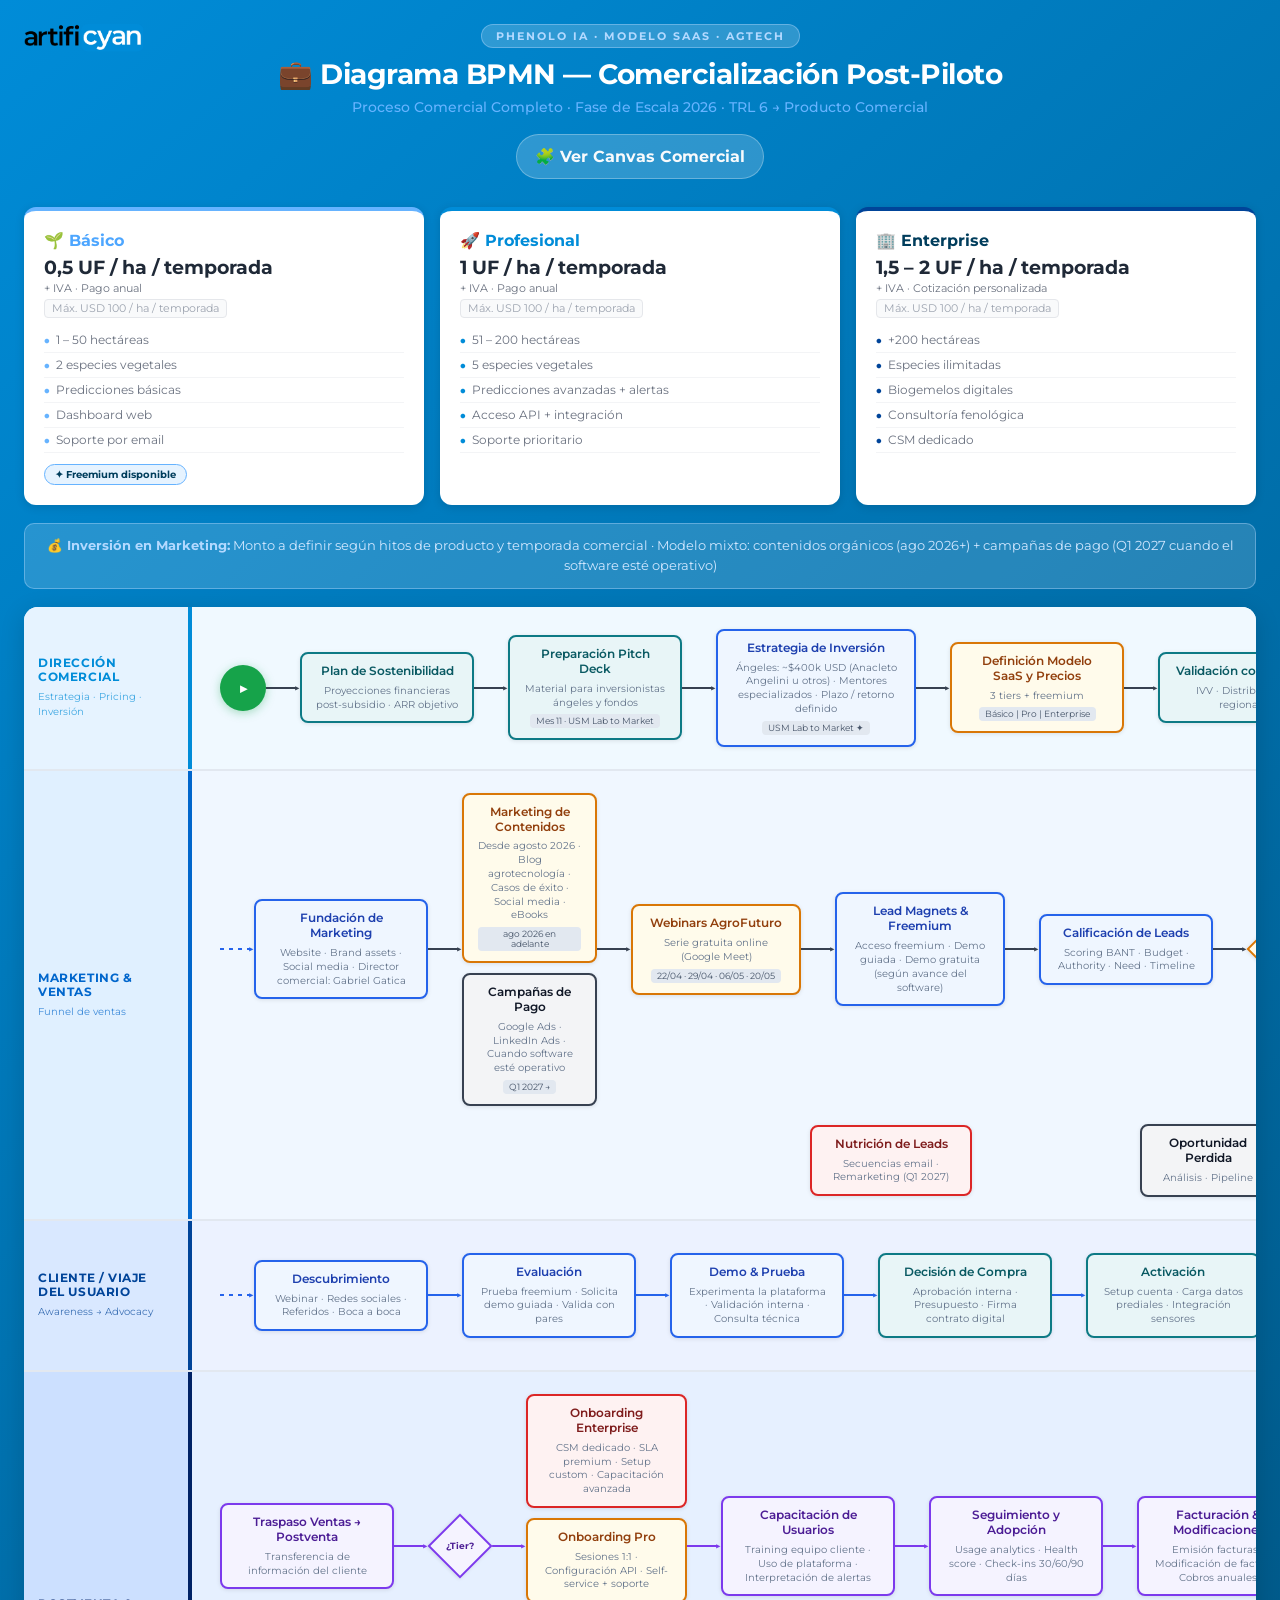
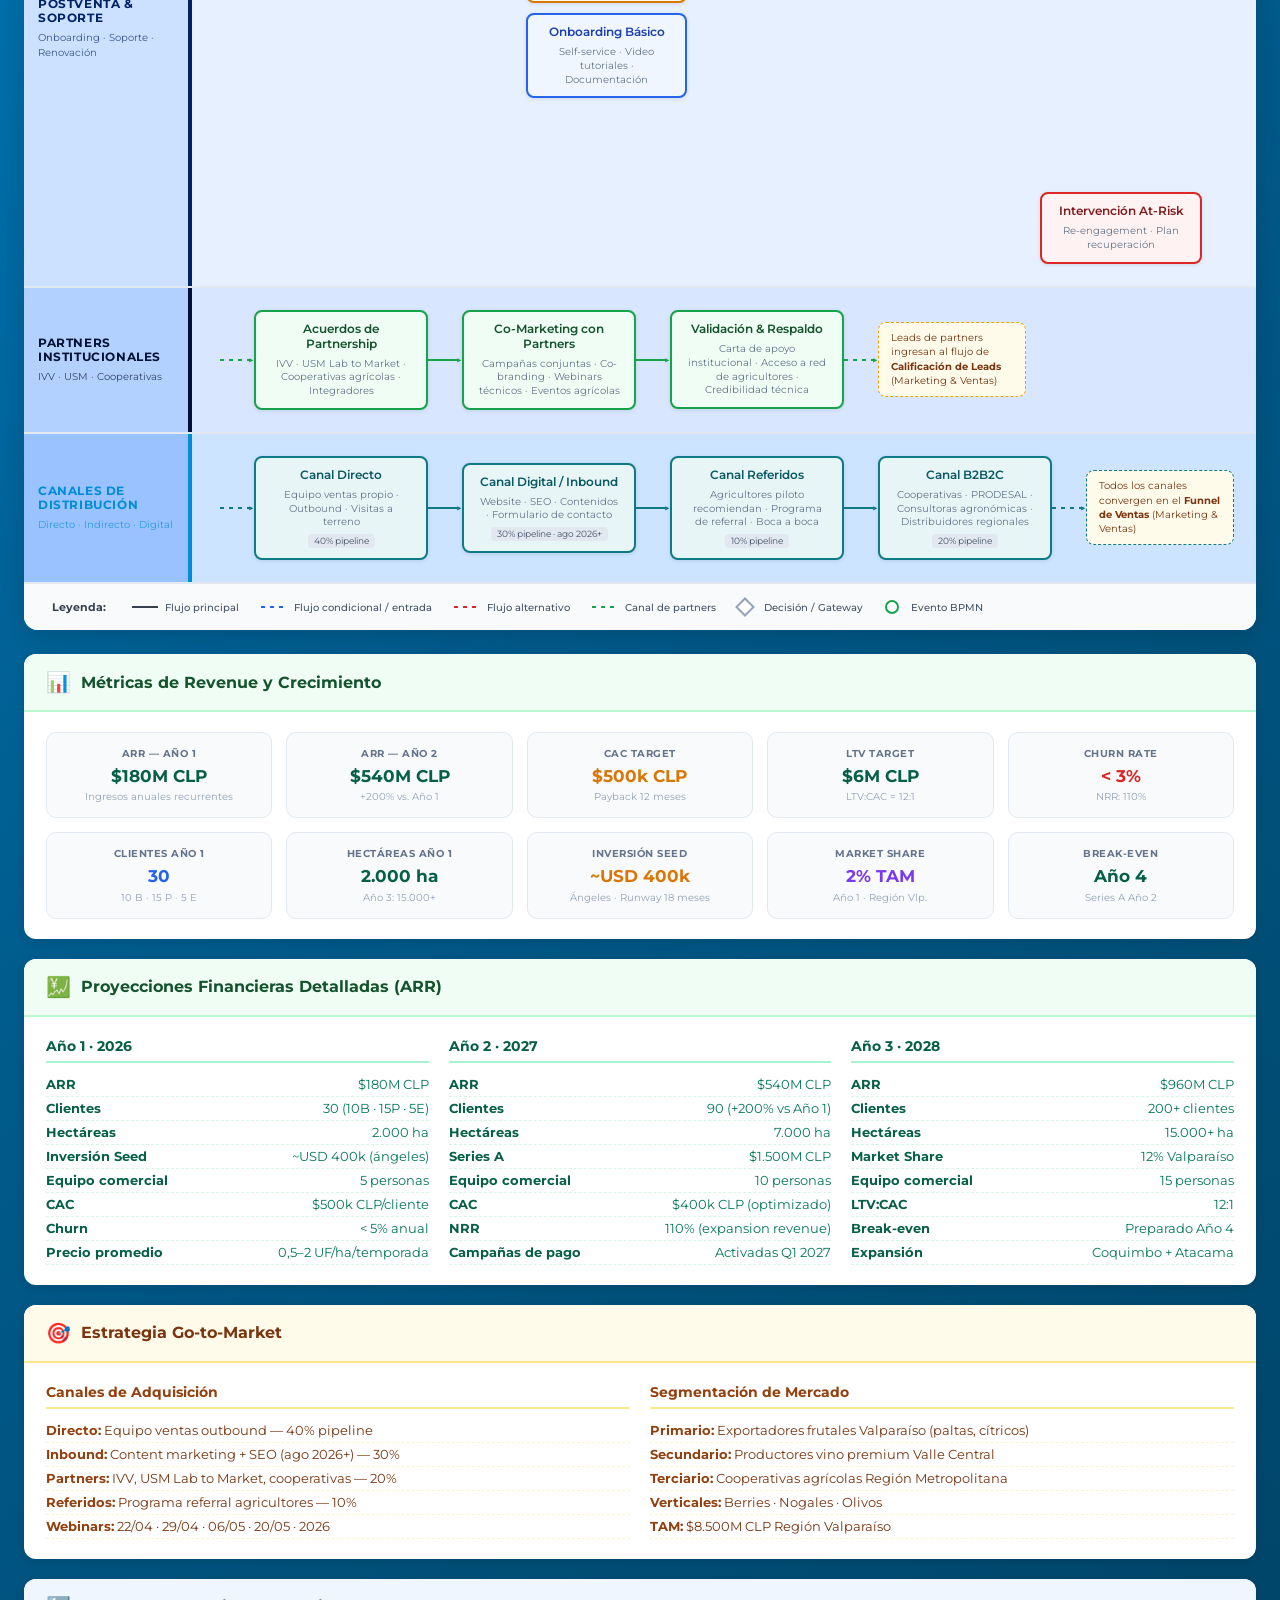
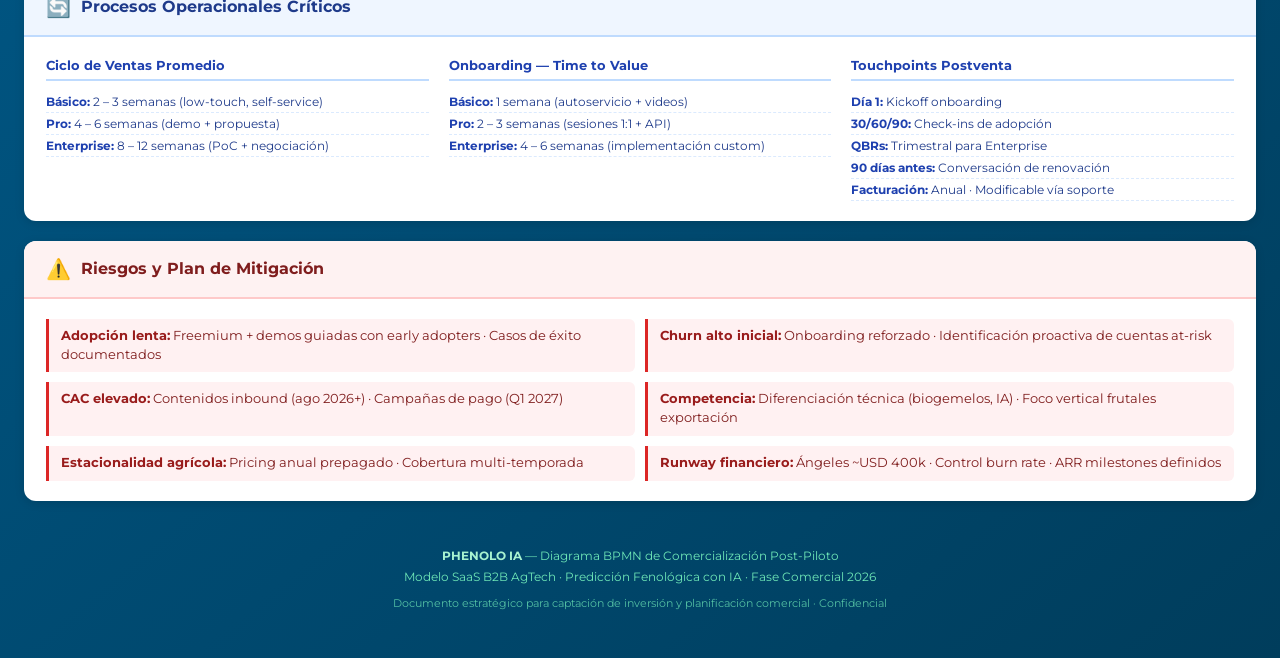
<file: index.html>
<!DOCTYPE html>
<html lang="es">
<head>
  <meta charset="UTF-8">
  <meta name="viewport" content="width=device-width, initial-scale=1.0">
  <title>PHENOLO IA — Diagrama Comercial SaaS</title>
  <link href="https://fonts.googleapis.com/css2?family=Montserrat:wght@400;500;600;700&display=swap" rel="stylesheet">
  <link rel="stylesheet" href="index.css">
</head>
<body>

<header class="page-header">
  <img src="src/image/Artificyan-Logo-bloque-cyan-negro.png" alt="Logo Empresa" class="logo">
  <div class="brand-tag">Phenolo IA · Modelo SaaS · AgTech</div>
  <h1>💼 Diagrama BPMN — Comercialización Post-Piloto</h1>
  <p class="subtitle">Proceso Comercial Completo · Fase de Escala 2026 · TRL 6 → Producto Comercial</p>
  <div class="page-actions">
    <a class="button" href="canvas.html">🧩 Ver Canvas Comercial</a>
  </div>
</header>

<!-- ============================================================
     TARJETAS DE PRECIO
     ============================================================ -->
<section class="pricing-section">
  <div class="tier-card basic">
    <h3>🌱 Básico</h3>
    <div class="price">0,5 UF / ha / temporada</div>
    <div class="price-sub">+ IVA · Pago anual</div>
    <div class="price-usd">Máx. USD 100 / ha / temporada</div>
    <ul>
      <li>1 – 50 hectáreas</li>
      <li>2 especies vegetales</li>
      <li>Predicciones básicas</li>
      <li>Dashboard web</li>
      <li>Soporte por email</li>
    </ul>
    <div class="freemium-badge">✦ Freemium disponible</div>
  </div>
  <div class="tier-card pro">
    <h3>🚀 Profesional</h3>
    <div class="price">1 UF / ha / temporada</div>
    <div class="price-sub">+ IVA · Pago anual</div>
    <div class="price-usd">Máx. USD 100 / ha / temporada</div>
    <ul>
      <li>51 – 200 hectáreas</li>
      <li>5 especies vegetales</li>
      <li>Predicciones avanzadas + alertas</li>
      <li>Acceso API + integración</li>
      <li>Soporte prioritario</li>
    </ul>
  </div>
  <div class="tier-card ent">
    <h3>🏢 Enterprise</h3>
    <div class="price">1,5 – 2 UF / ha / temporada</div>
    <div class="price-sub">+ IVA · Cotización personalizada</div>
    <div class="price-usd">Máx. USD 100 / ha / temporada</div>
    <ul>
      <li>+200 hectáreas</li>
      <li>Especies ilimitadas</li>
      <li>Biogemelos digitales</li>
      <li>Consultoría fenológica</li>
      <li>CSM dedicado</li>
    </ul>
  </div>
</section>

<!-- Nota inversión marketing -->
<div class="marketing-invest-banner">
  <span>💰 Inversión en Marketing:</span> Monto a definir según hitos de producto y temporada comercial · Modelo mixto: contenidos orgánicos (ago 2026+) + campañas de pago (Q1 2027 cuando el software esté operativo)
</div>

<!-- ============================================================
     DIAGRAMA DE CARRILES
     ============================================================ -->
<div class="main-card">
<div class="diagram-scroll">
<div class="diagram">

  <!-- ══════════════════════════════════════════════════════════
       CARRIL 1: DIRECCIÓN COMERCIAL
       ══════════════════════════════════════════════════════════ -->
  <div class="lane lane-dir">
    <div class="lane-label">
      <span class="lane-title">Dirección Comercial</span>
      <span class="lane-sub">Estrategia · Pricing · Inversión</span>
    </div>
    <div class="lane-content">
      <div class="flow-row">
        <div class="ev-start">▶</div>
        <div class="arr c-dark"><div class="line"></div><div class="head">▶</div></div>

        <div class="node node-teal">
          <div class="node-title">Plan de Sostenibilidad</div>
          <div class="node-detail">Proyecciones financieras post-subsidio · ARR objetivo</div>
        </div>
        <div class="arr c-dark"><div class="line"></div><div class="head">▶</div></div>

        <div class="node node-teal">
          <div class="node-title">Preparación Pitch Deck</div>
          <div class="node-detail">Material para inversionistas ángeles y fondos</div>
          <span class="node-tag">Mes 11 · USM Lab to Market</span>
        </div>
        <div class="arr c-dark"><div class="line"></div><div class="head">▶</div></div>

        <div class="node node-blue" style="max-width:200px;">
          <div class="node-title">Estrategia de Inversión</div>
          <div class="node-detail">Ángeles: ~$400k USD (Anacleto Angelini u otros) · Mentores especializados · Plazo / retorno definido</div>
          <span class="node-tag">USM Lab to Market ✦</span>
        </div>
        <div class="arr c-dark"><div class="line"></div><div class="head">▶</div></div>

        <div class="node node-orange">
          <div class="node-title">Definición Modelo SaaS y Precios</div>
          <div class="node-detail">3 tiers + freemium</div>
          <span class="node-tag">Básico | Pro | Enterprise</span>
        </div>
        <div class="arr c-dark"><div class="line"></div><div class="head">▶</div></div>

        <div class="node node-teal">
          <div class="node-title">Validación con Canales</div>
          <div class="node-detail">IVV · Distribuidores regionales</div>
        </div>
        <div class="arr c-dark"><div class="line"></div><div class="head">▶</div></div>

        <div class="node node-green">
          <div class="node-title">Lanzamiento Comercial</div>
          <div class="node-detail">Go-to-market oficial</div>
        </div>
      </div>
    </div>
  </div>

  <!-- ══════════════════════════════════════════════════════════
       CARRIL 2: MARKETING & VENTAS
       ══════════════════════════════════════════════════════════ -->
  <div class="lane lane-mkt">
    <div class="lane-label">
      <span class="lane-title">Marketing & Ventas</span>
      <span class="lane-sub">Funnel de ventas</span>
    </div>
    <div class="lane-content">

      <!-- Fila 1: Fundación → Contenidos → Webinars → Freemium → Calificación → Demo → Propuesta → Negociación → Contrato -->
      <div class="flow-row">
        <div class="arr dashed c-blue"><div class="line"></div><div class="head">▶</div></div>

        <div class="node node-blue">
          <div class="node-title">Fundación de Marketing</div>
          <div class="node-detail">Website · Brand assets · Social media · Director comercial: Gabriel Gatica</div>
        </div>
        <div class="arr c-dark"><div class="line"></div><div class="head">▶</div></div>

        <div class="branch-col">
          <div class="node node-orange" style="max-width:170px;">
            <div class="node-title">Marketing de Contenidos</div>
            <div class="node-detail">Desde agosto 2026 · Blog agrotecnología · Casos de éxito · Social media · eBooks</div>
            <span class="node-tag">ago 2026 en adelante</span>
          </div>
          <div class="node node-dark" style="max-width:170px;">
            <div class="node-title">Campañas de Pago</div>
            <div class="node-detail">Google Ads · LinkedIn Ads · Cuando software esté operativo</div>
            <span class="node-tag">Q1 2027 →</span>
          </div>
        </div>
        <div class="arr c-dark"><div class="line"></div><div class="head">▶</div></div>

        <div class="node node-orange" style="max-width:170px;">
          <div class="node-title">Webinars AgroFuturo</div>
          <div class="node-detail">Serie gratuita online (Google Meet)</div>
          <span class="node-tag">22/04 · 29/04 · 06/05 · 20/05</span>
        </div>
        <div class="arr c-dark"><div class="line"></div><div class="head">▶</div></div>

        <div class="node node-blue" style="max-width:170px;">
          <div class="node-title">Lead Magnets & Freemium</div>
          <div class="node-detail">Acceso freemium · Demo guiada · Demo gratuita (según avance del software)</div>
        </div>
        <div class="arr c-dark"><div class="line"></div><div class="head">▶</div></div>

        <div class="node node-blue">
          <div class="node-title">Calificación de Leads</div>
          <div class="node-detail">Scoring BANT · Budget · Authority · Need · Timeline</div>
        </div>
        <div class="arr c-dark"><div class="line"></div><div class="head">▶</div></div>

        <div class="diamond-wrap">
          <div class="diamond d-orange"><span>¿Califica?</span></div>
        </div>
        <div class="arr c-dark"><div class="line"></div><div class="head">▶</div></div>

        <div class="node node-blue">
          <div class="node-title">Demo Personalizada</div>
          <div class="node-detail">Propuesta de valor · Caso de uso cliente</div>
        </div>
        <div class="arr c-dark"><div class="line"></div><div class="head">▶</div></div>

        <div class="node node-teal">
          <div class="node-title">Propuesta Comercial</div>
          <div class="node-detail">Pricing según tier · Análisis ROI · UF/ha/temporada</div>
        </div>
        <div class="arr c-dark"><div class="line"></div><div class="head">▶</div></div>

        <div class="diamond-wrap">
          <div class="diamond d-blue"><span>¿Avanza?</span></div>
        </div>
        <div class="arr c-dark"><div class="line"></div><div class="head">▶</div></div>

        <div class="node node-teal">
          <div class="node-title">Negociación Comercial</div>
          <div class="node-detail">Términos · SLA · Condiciones · Plan de pago anual</div>
        </div>
        <div class="arr c-dark"><div class="line"></div><div class="head">▶</div></div>

        <div class="node node-green" style="max-width:180px;">
          <div class="node-title">Contrato Digital Firmado</div>
          <div class="node-detail">SaaS Agreement digital · Facturación electrónica · Botón de pago activado</div>
          <span class="node-tag" style="background:#d1fae5;color:#065f46;">💰 Nuevo Cliente</span>
        </div>
        <div class="arr c-green"><div class="line"></div><div class="head">▶</div></div>
        <div class="ev-end">✓</div>
      </div>

      <!-- Fila secundaria: Nurturing + Opp Lost -->
      <div class="flow-row" style="padding-left: 590px; gap: 10px;">
        <div class="node node-red" style="max-width:162px;">
          <div class="node-title">Nutrición de Leads</div>
          <div class="node-detail">Secuencias email · Remarketing (Q1 2027)</div>
        </div>
        <div class="sp" style="width:148px;"></div>
        <div class="node node-dark" style="max-width:136px;">
          <div class="node-title">Oportunidad Perdida</div>
          <div class="node-detail">Análisis · Pipeline</div>
        </div>
      </div>

    </div>
  </div>

  <!-- ══════════════════════════════════════════════════════════
       CARRIL 3: CLIENTE / VIAJE DEL USUARIO
       ══════════════════════════════════════════════════════════ -->
  <div class="lane lane-cli">
    <div class="lane-label">
      <span class="lane-title">Cliente / Viaje del Usuario</span>
      <span class="lane-sub">Awareness → Advocacy</span>
    </div>
    <div class="lane-content">
      <div class="flow-row">
        <div class="arr dashed c-blue"><div class="line"></div><div class="head">▶</div></div>

        <div class="node node-blue">
          <div class="node-title">Descubrimiento</div>
          <div class="node-detail">Webinar · Redes sociales · Referidos · Boca a boca</div>
        </div>
        <div class="arr c-blue"><div class="line"></div><div class="head">▶</div></div>

        <div class="node node-blue">
          <div class="node-title">Evaluación</div>
          <div class="node-detail">Prueba freemium · Solicita demo guiada · Valida con pares</div>
        </div>
        <div class="arr c-blue"><div class="line"></div><div class="head">▶</div></div>

        <div class="node node-blue">
          <div class="node-title">Demo & Prueba</div>
          <div class="node-detail">Experimenta la plataforma · Validación interna · Consulta técnica</div>
        </div>
        <div class="arr c-blue"><div class="line"></div><div class="head">▶</div></div>

        <div class="node node-teal">
          <div class="node-title">Decisión de Compra</div>
          <div class="node-detail">Aprobación interna · Presupuesto · Firma contrato digital</div>
        </div>
        <div class="arr c-blue"><div class="line"></div><div class="head">▶</div></div>

        <div class="node node-teal">
          <div class="node-title">Activación</div>
          <div class="node-detail">Setup cuenta · Carga datos prediales · Integración sensores</div>
        </div>
        <div class="arr c-blue"><div class="line"></div><div class="head">▶</div></div>

        <div class="node node-green">
          <div class="node-title">Primera Predicción Exitosa</div>
          <div class="node-detail">⏱ Time to Value alcanzado · Alerta de riego accionable</div>
          <span class="node-tag" style="background:#d1fae5;color:#065f46;">▲ Hito clave</span>
        </div>
        <div class="arr c-blue"><div class="line"></div><div class="head">▶</div></div>

        <div class="node node-green">
          <div class="node-title">Adopción Plena</div>
          <div class="node-detail">Uso regular · NPS ≥ 70 · Recomienda a otros agricultores</div>
          <span class="node-tag" style="background:#d1fae5;color:#065f46;">🌟 Promotor</span>
        </div>
      </div>
    </div>
  </div>

  <!-- ══════════════════════════════════════════════════════════
       CARRIL 4: POSTVENTA & SOPORTE
       ══════════════════════════════════════════════════════════ -->
  <div class="lane lane-cs">
    <div class="lane-label">
      <span class="lane-title">Postventa & Soporte</span>
      <span class="lane-sub">Onboarding · Soporte · Renovación</span>
    </div>
    <div class="lane-content">

      <div class="flow-row">
        <div class="node node-purple">
          <div class="node-title">Traspaso Ventas → Postventa</div>
          <div class="node-detail">Transferencia de información del cliente</div>
        </div>
        <div class="arr c-purple"><div class="line"></div><div class="head">▶</div></div>

        <div class="diamond-wrap">
          <div class="diamond d-purple"><span>¿Tier?</span></div>
        </div>
        <div class="arr c-purple"><div class="line"></div><div class="head">▶</div></div>

        <div class="branch-col">
          <div class="node node-red" style="max-width:162px;">
            <div class="node-title">Onboarding Enterprise</div>
            <div class="node-detail">CSM dedicado · SLA premium · Setup custom · Capacitación avanzada</div>
          </div>
          <div class="node node-orange" style="max-width:162px;">
            <div class="node-title">Onboarding Pro</div>
            <div class="node-detail">Sesiones 1:1 · Configuración API · Self-service + soporte</div>
          </div>
          <div class="node node-blue" style="max-width:162px;">
            <div class="node-title">Onboarding Básico</div>
            <div class="node-detail">Self-service · Video tutoriales · Documentación</div>
          </div>
        </div>
        <div class="arr c-purple"><div class="line"></div><div class="head">▶</div></div>

        <div class="node node-purple">
          <div class="node-title">Capacitación de Usuarios</div>
          <div class="node-detail">Training equipo cliente · Uso de plataforma · Interpretación de alertas</div>
        </div>
        <div class="arr c-purple"><div class="line"></div><div class="head">▶</div></div>

        <div class="node node-purple">
          <div class="node-title">Seguimiento y Adopción</div>
          <div class="node-detail">Usage analytics · Health score · Check-ins 30/60/90 días</div>
        </div>
        <div class="arr c-purple"><div class="line"></div><div class="head">▶</div></div>

        <div class="node node-purple" style="max-width:162px;">
          <div class="node-title">Facturación & Modificaciones</div>
          <div class="node-detail">Emisión facturas · Modificación de factura · Cobros anuales</div>
        </div>
        <div class="arr c-purple"><div class="line"></div><div class="head">▶</div></div>

        <div class="diamond-wrap">
          <div class="diamond d-purple"><span>¿Health Score?</span></div>
        </div>
        <div class="arr c-purple"><div class="line"></div><div class="head">▶</div></div>

        <div class="node node-red">
          <div class="node-title">Oportunidad de Upsell</div>
          <div class="node-detail">Expansión · Add-ons · Upgrade de tier</div>
        </div>
        <div class="arr c-purple"><div class="line"></div><div class="head">▶</div></div>

        <div class="node node-purple">
          <div class="node-title">Proceso de Renovación</div>
          <div class="node-detail">Revisión contrato · Propuesta renewal (90 días antes)</div>
        </div>
        <div class="arr c-purple"><div class="line"></div><div class="head">▶</div></div>

        <div class="diamond-wrap">
          <div class="diamond d-purple"><span>¿Renueva?</span></div>
        </div>
        <div class="arr c-purple"><div class="line"></div><div class="head">▶</div></div>

        <div class="node node-success">
          <div class="node-title">Renovación Exitosa</div>
          <div class="node-detail">💰 ARR Retenido</div>
        </div>
      </div>

      <!-- Ruta Churn -->
      <div class="flow-row" style="padding-left:1490px; gap:10px;">
        <div class="node node-churn" style="max-width:136px;">
          <div class="node-title">Churn / Baja</div>
          <div class="node-detail">Exit interview</div>
        </div>
      </div>

      <!-- At-Risk -->
      <div class="flow-row" style="padding-left:820px; gap:10px;">
        <div class="node node-red" style="max-width:162px;">
          <div class="node-title">Intervención At-Risk</div>
          <div class="node-detail">Re-engagement · Plan recuperación</div>
        </div>
      </div>

    </div>
  </div>

  <!-- ══════════════════════════════════════════════════════════
       CARRIL 5A: PARTNERS
       ══════════════════════════════════════════════════════════ -->
  <div class="lane lane-par">
    <div class="lane-label">
      <span class="lane-title">Partners Institucionales</span>
      <span class="lane-sub">IVV · USM · Cooperativas</span>
    </div>
    <div class="lane-content">
      <div class="flow-row">
        <div class="arr dashed c-green"><div class="line"></div><div class="head">▶</div></div>

        <div class="node node-green">
          <div class="node-title">Acuerdos de Partnership</div>
          <div class="node-detail">IVV · USM Lab to Market · Cooperativas agrícolas · Integradores</div>
        </div>
        <div class="arr c-green"><div class="line"></div><div class="head">▶</div></div>

        <div class="node node-green">
          <div class="node-title">Co-Marketing con Partners</div>
          <div class="node-detail">Campañas conjuntas · Co-branding · Webinars técnicos · Eventos agrícolas</div>
        </div>
        <div class="arr c-green"><div class="line"></div><div class="head">▶</div></div>

        <div class="node node-green">
          <div class="node-title">Validación & Respaldo</div>
          <div class="node-detail">Carta de apoyo institucional · Acceso a red de agricultores · Credibilidad técnica</div>
        </div>
        <div class="arr dashed c-green"><div class="line"></div><div class="head">▶</div></div>

        <div class="note-bubble">
          Leads de partners ingresan al flujo de <strong>Calificación de Leads</strong> (Marketing & Ventas)
        </div>
      </div>
    </div>
  </div>

  <!-- ══════════════════════════════════════════════════════════
       CARRIL 5B: CANALES DE DISTRIBUCIÓN
       ══════════════════════════════════════════════════════════ -->
  <div class="lane lane-canal">
    <div class="lane-label">
      <span class="lane-title">Canales de Distribución</span>
      <span class="lane-sub">Directo · Indirecto · Digital</span>
    </div>
    <div class="lane-content">
      <div class="flow-row">
        <div class="arr dashed c-teal"><div class="line"></div><div class="head">▶</div></div>

        <div class="node node-teal">
          <div class="node-title">Canal Directo</div>
          <div class="node-detail">Equipo ventas propio · Outbound · Visitas a terreno</div>
          <span class="node-tag">40% pipeline</span>
        </div>
        <div class="arr c-teal"><div class="line"></div><div class="head">▶</div></div>

        <div class="node node-teal">
          <div class="node-title">Canal Digital / Inbound</div>
          <div class="node-detail">Website · SEO · Contenidos · Formulario de contacto</div>
          <span class="node-tag">30% pipeline · ago 2026+</span>
        </div>
        <div class="arr c-teal"><div class="line"></div><div class="head">▶</div></div>

        <div class="node node-teal">
          <div class="node-title">Canal Referidos</div>
          <div class="node-detail">Agricultores piloto recomiendan · Programa de referral · Boca a boca</div>
          <span class="node-tag">10% pipeline</span>
        </div>
        <div class="arr c-teal"><div class="line"></div><div class="head">▶</div></div>

        <div class="node node-teal">
          <div class="node-title">Canal B2B2C</div>
          <div class="node-detail">Cooperativas · PRODESAL · Consultoras agronómicas · Distribuidores regionales</div>
          <span class="node-tag">20% pipeline</span>
        </div>
        <div class="arr dashed c-teal"><div class="line"></div><div class="head">▶</div></div>

        <div class="note-bubble" style="border-color:#0d7a85;">
          Todos los canales convergen en el <strong>Funnel de Ventas</strong> (Marketing & Ventas)
        </div>
      </div>
    </div>
  </div>

</div><!-- .diagram -->
</div><!-- .diagram-scroll -->

<!-- LEYENDA -->
<div class="diagram-legend">
  <span class="legend-title">Leyenda:</span>
  <div class="leg-item"><div class="leg-line leg-solid"></div> Flujo principal</div>
  <div class="leg-item"><div class="leg-line leg-b-dash"></div> Flujo condicional / entrada</div>
  <div class="leg-item"><div class="leg-line leg-r-dash"></div> Flujo alternativo</div>
  <div class="leg-item"><div class="leg-line leg-g-dash"></div> Canal de partners</div>
  <div class="leg-item"><div class="leg-diamond"></div><span style="margin-left:5px">Decisión / Gateway</span></div>
  <div class="leg-item"><div class="leg-circle"></div><span style="margin-left:5px">Evento BPMN</span></div>
</div>

</div><!-- .main-card -->


<!-- ============================================================
     MÉTRICAS KPI (solo ARR)
     ============================================================ -->
<div class="info-panel panel-metrics" style="margin-bottom:20px;">
  <div class="info-panel-header">
    <span style="font-size:20px">📊</span>
    <h2>Métricas de Revenue y Crecimiento</h2>
  </div>
  <div class="info-panel-body">
    <div class="metrics-grid">
      <div class="metric-card">
        <div class="metric-label">ARR — Año 1</div>
        <div class="metric-val">$180M CLP</div>
        <div class="metric-sub">Ingresos anuales recurrentes</div>
      </div>
      <div class="metric-card">
        <div class="metric-label">ARR — Año 2</div>
        <div class="metric-val">$540M CLP</div>
        <div class="metric-sub">+200% vs. Año 1</div>
      </div>
      <div class="metric-card m-warn">
        <div class="metric-label">CAC Target</div>
        <div class="metric-val">$500k CLP</div>
        <div class="metric-sub">Payback 12 meses</div>
      </div>
      <div class="metric-card">
        <div class="metric-label">LTV Target</div>
        <div class="metric-val">$6M CLP</div>
        <div class="metric-sub">LTV:CAC = 12:1</div>
      </div>
      <div class="metric-card m-danger">
        <div class="metric-label">Churn Rate</div>
        <div class="metric-val">&lt; 3%</div>
        <div class="metric-sub">NRR: 110%</div>
      </div>
      <div class="metric-card m-info">
        <div class="metric-label">Clientes Año 1</div>
        <div class="metric-val">30</div>
        <div class="metric-sub">10 B · 15 P · 5 E</div>
      </div>
      <div class="metric-card">
        <div class="metric-label">Hectáreas Año 1</div>
        <div class="metric-val">2.000 ha</div>
        <div class="metric-sub">Año 3: 15.000+</div>
      </div>
      <div class="metric-card m-warn">
        <div class="metric-label">Inversión Seed</div>
        <div class="metric-val">~USD 400k</div>
        <div class="metric-sub">Ángeles · Runway 18 meses</div>
      </div>
      <div class="metric-card m-purple">
        <div class="metric-label">Market Share</div>
        <div class="metric-val">2% TAM</div>
        <div class="metric-sub">Año 1 · Región Vlp.</div>
      </div>
      <div class="metric-card">
        <div class="metric-label">Break-Even</div>
        <div class="metric-val">Año 4</div>
        <div class="metric-sub">Series A Año 2</div>
      </div>
    </div>
  </div>
</div>

<!-- ============================================================
     PROYECCIONES FINANCIERAS
     ============================================================ -->
<div class="info-sections">

  <div class="info-panel panel-finance">
    <div class="info-panel-header">
      <span style="font-size:20px">💹</span>
      <h2>Proyecciones Financieras Detalladas (ARR)</h2>
    </div>
    <div class="info-panel-body">
      <div class="fin-grid">
        <div class="fin-col">
          <h3>Año 1 · 2026</h3>
          <ul>
            <li><strong>ARR</strong><span>$180M CLP</span></li>
            <li><strong>Clientes</strong><span>30 (10B · 15P · 5E)</span></li>
            <li><strong>Hectáreas</strong><span>2.000 ha</span></li>
            <li><strong>Inversión Seed</strong><span>~USD 400k (ángeles)</span></li>
            <li><strong>Equipo comercial</strong><span>5 personas</span></li>
            <li><strong>CAC</strong><span>$500k CLP/cliente</span></li>
            <li><strong>Churn</strong><span>&lt; 5% anual</span></li>
            <li><strong>Precio promedio</strong><span>0,5–2 UF/ha/temporada</span></li>
          </ul>
        </div>
        <div class="fin-col">
          <h3>Año 2 · 2027</h3>
          <ul>
            <li><strong>ARR</strong><span>$540M CLP</span></li>
            <li><strong>Clientes</strong><span>90 (+200% vs Año 1)</span></li>
            <li><strong>Hectáreas</strong><span>7.000 ha</span></li>
            <li><strong>Series A</strong><span>$1.500M CLP</span></li>
            <li><strong>Equipo comercial</strong><span>10 personas</span></li>
            <li><strong>CAC</strong><span>$400k CLP (optimizado)</span></li>
            <li><strong>NRR</strong><span>110% (expansion revenue)</span></li>
            <li><strong>Campañas de pago</strong><span>Activadas Q1 2027</span></li>
          </ul>
        </div>
        <div class="fin-col">
          <h3>Año 3 · 2028</h3>
          <ul>
            <li><strong>ARR</strong><span>$960M CLP</span></li>
            <li><strong>Clientes</strong><span>200+ clientes</span></li>
            <li><strong>Hectáreas</strong><span>15.000+ ha</span></li>
            <li><strong>Market Share</strong><span>12% Valparaíso</span></li>
            <li><strong>Equipo comercial</strong><span>15 personas</span></li>
            <li><strong>LTV:CAC</strong><span>12:1</span></li>
            <li><strong>Break-even</strong><span>Preparado Año 4</span></li>
            <li><strong>Expansión</strong><span>Coquimbo + Atacama</span></li>
          </ul>
        </div>
      </div>
    </div>
  </div>

  <!-- GTM -->
  <div class="info-panel panel-gtm">
    <div class="info-panel-header">
      <span style="font-size:20px">🎯</span>
      <h2>Estrategia Go-to-Market</h2>
    </div>
    <div class="info-panel-body">
      <div class="gtm-grid">
        <div class="gtm-col">
          <h3>Canales de Adquisición</h3>
          <ul>
            <li><strong>Directo:</strong> Equipo ventas outbound — 40% pipeline</li>
            <li><strong>Inbound:</strong> Content marketing + SEO (ago 2026+) — 30%</li>
            <li><strong>Partners:</strong> IVV, USM Lab to Market, cooperativas — 20%</li>
            <li><strong>Referidos:</strong> Programa referral agricultores — 10%</li>
            <li><strong>Webinars:</strong> 22/04 · 29/04 · 06/05 · 20/05 · 2026</li>
          </ul>
        </div>
        <div class="gtm-col">
          <h3>Segmentación de Mercado</h3>
          <ul>
            <li><strong>Primario:</strong> Exportadores frutales Valparaíso (paltas, cítricos)</li>
            <li><strong>Secundario:</strong> Productores vino premium Valle Central</li>
            <li><strong>Terciario:</strong> Cooperativas agrícolas Región Metropolitana</li>
            <li><strong>Verticales:</strong> Berries · Nogales · Olivos</li>
            <li><strong>TAM:</strong> $8.500M CLP Región Valparaíso</li>
          </ul>
        </div>
      </div>
    </div>
  </div>

  <!-- OPS -->
  <div class="info-panel panel-ops">
    <div class="info-panel-header">
      <span style="font-size:20px">🔄</span>
      <h2>Procesos Operacionales Críticos</h2>
    </div>
    <div class="info-panel-body">
      <div class="ops-grid">
        <div class="ops-col">
          <h3>Ciclo de Ventas Promedio</h3>
          <ul>
            <li><strong>Básico:</strong> 2 – 3 semanas (low-touch, self-service)</li>
            <li><strong>Pro:</strong> 4 – 6 semanas (demo + propuesta)</li>
            <li><strong>Enterprise:</strong> 8 – 12 semanas (PoC + negociación)</li>
          </ul>
        </div>
        <div class="ops-col">
          <h3>Onboarding — Time to Value</h3>
          <ul>
            <li><strong>Básico:</strong> 1 semana (autoservicio + videos)</li>
            <li><strong>Pro:</strong> 2 – 3 semanas (sesiones 1:1 + API)</li>
            <li><strong>Enterprise:</strong> 4 – 6 semanas (implementación custom)</li>
          </ul>
        </div>
        <div class="ops-col">
          <h3>Touchpoints Postventa</h3>
          <ul>
            <li><strong>Día 1:</strong> Kickoff onboarding</li>
            <li><strong>30/60/90:</strong> Check-ins de adopción</li>
            <li><strong>QBRs:</strong> Trimestral para Enterprise</li>
            <li><strong>90 días antes:</strong> Conversación de renovación</li>
            <li><strong>Facturación:</strong> Anual · Modificable vía soporte</li>
          </ul>
        </div>
      </div>
    </div>
  </div>

  <!-- RIESGOS -->
  <div class="info-panel panel-risk">
    <div class="info-panel-header">
      <span style="font-size:20px">⚠️</span>
      <h2>Riesgos y Plan de Mitigación</h2>
    </div>
    <div class="info-panel-body">
      <ul class="risk-list">
        <li><strong>Adopción lenta:</strong> Freemium + demos guiadas con early adopters · Casos de éxito documentados</li>
        <li><strong>Churn alto inicial:</strong> Onboarding reforzado · Identificación proactiva de cuentas at-risk</li>
        <li><strong>CAC elevado:</strong> Contenidos inbound (ago 2026+) · Campañas de pago (Q1 2027)</li>
        <li><strong>Competencia:</strong> Diferenciación técnica (biogemelos, IA) · Foco vertical frutales exportación</li>
        <li><strong>Estacionalidad agrícola:</strong> Pricing anual prepagado · Cobertura multi-temporada</li>
        <li><strong>Runway financiero:</strong> Ángeles ~USD 400k · Control burn rate · ARR milestones definidos</li>
      </ul>
    </div>
  </div>

</div><!-- .info-sections -->

<!-- ============================================================
     PIE DE PÁGINA
     ============================================================ -->
<footer class="page-footer">
  <p><strong>PHENOLO IA</strong> — Diagrama BPMN de Comercialización Post-Piloto</p>
  <p>Modelo SaaS B2B AgTech · Predicción Fenológica con IA · Fase Comercial 2026</p>
  <p style="margin-top:6px; font-size:11px; opacity:0.75;">
    Documento estratégico para captación de inversión y planificación comercial · Confidencial
  </p>
</footer>

</body>
</html>
</file>
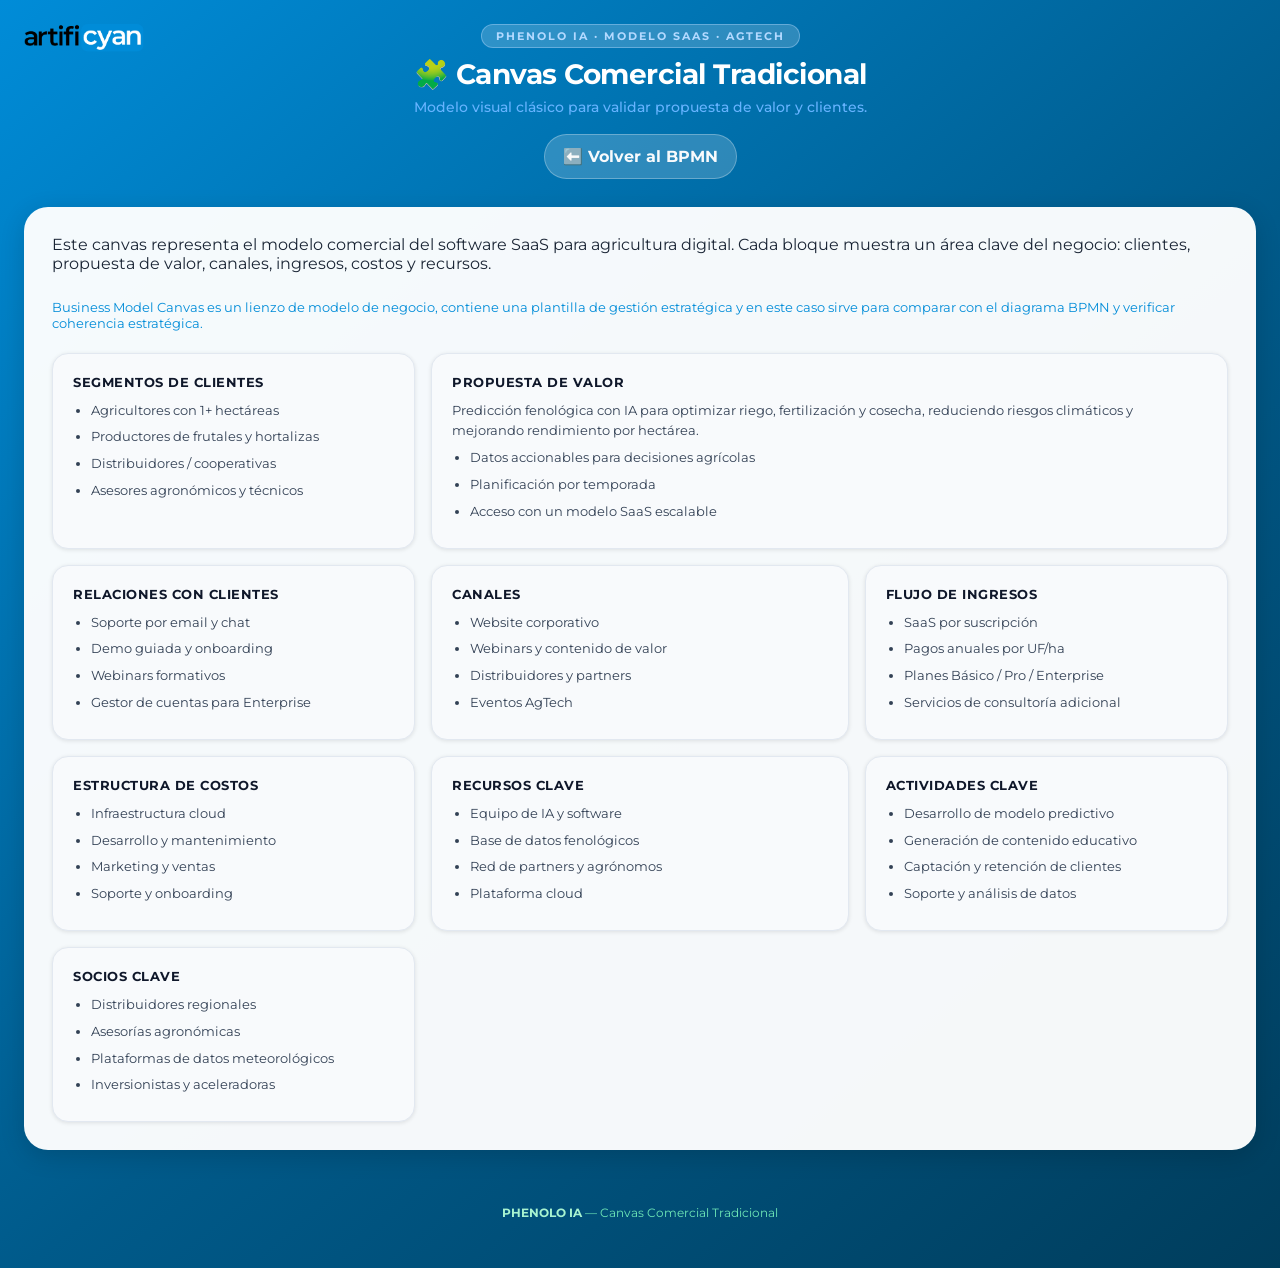
<file: canvas.html>
<!DOCTYPE html>
<html lang="es">
<head>
  <meta charset="UTF-8">
  <meta name="viewport" content="width=device-width, initial-scale=1.0">
  <title>PHENOLO IA — Canvas Comercial Tradicional</title>
  <link href="https://fonts.googleapis.com/css2?family=Montserrat:wght@400;500;600;700&display=swap" rel="stylesheet">
  <link rel="stylesheet" href="canvas.css">
</head>
<body>

<header class="page-header">
  <img src="src/image/Artificyan-Logo-bloque-cyan-negro.png" alt="Logo Empresa" class="logo">
  <div class="brand-tag">Phenolo IA · Modelo SaaS · AgTech</div>
  <h1>🧩 Canvas Comercial Tradicional</h1>
  <p class="subtitle">Modelo visual clásico para validar propuesta de valor y clientes.</p>
  <div class="page-actions">
    <a class="button" href="index.html">⬅️ Volver al BPMN</a>
  </div>
</header>

<main class="canvas-page">
  <div class="canvas-intro">
    <div>
      <p>Este canvas representa el modelo comercial del software SaaS para agricultura digital. Cada bloque muestra un área clave del negocio: clientes, propuesta de valor, canales, ingresos, costos y recursos.</p>
    </div>
    <div>
      <p class="canvas-note">Business Model Canvas es un lienzo de modelo de negocio, contiene una plantilla de gestión estratégica y en este caso sirve para comparar con el diagrama BPMN y verificar coherencia estratégica.</p>
    </div>
  </div>

  <div class="canvas-grid">
    <div class="canvas-block">
      <h2>Segmentos de clientes</h2>
      <ul>
        <li>Agricultores con 1+ hectáreas</li>
        <li>Productores de frutales y hortalizas</li>
        <li>Distribuidores / cooperativas</li>
        <li>Asesores agronómicos y técnicos</li>
      </ul>
    </div>
    <div class="canvas-block span-2">
      <h2>Propuesta de valor</h2>
      <p>Predicción fenológica con IA para optimizar riego, fertilización y cosecha, reduciendo riesgos climáticos y mejorando rendimiento por hectárea.</p>
      <ul>
        <li>Datos accionables para decisiones agrícolas</li>
        <li>Planificación por temporada</li>
        <li>Acceso con un modelo SaaS escalable</li>
      </ul>
    </div>
    <div class="canvas-block">
      <h2>Relaciones con clientes</h2>
      <ul>
        <li>Soporte por email y chat</li>
        <li>Demo guiada y onboarding</li>
        <li>Webinars formativos</li>
        <li>Gestor de cuentas para Enterprise</li>
      </ul>
    </div>

    <div class="canvas-block">
      <h2>Canales</h2>
      <ul>
        <li>Website corporativo</li>
        <li>Webinars y contenido de valor</li>
        <li>Distribuidores y partners</li>
        <li>Eventos AgTech</li>
      </ul>
    </div>
    <div class="canvas-block">
      <h2>Flujo de ingresos</h2>
      <ul>
        <li>SaaS por suscripción</li>
        <li>Pagos anuales por UF/ha</li>
        <li>Planes Básico / Pro / Enterprise</li>
        <li>Servicios de consultoría adicional</li>
      </ul>
    </div>
    <div class="canvas-block">
      <h2>Estructura de costos</h2>
      <ul>
        <li>Infraestructura cloud</li>
        <li>Desarrollo y mantenimiento</li>
        <li>Marketing y ventas</li>
        <li>Soporte y onboarding</li>
      </ul>
    </div>

    <div class="canvas-block">
      <h2>Recursos clave</h2>
      <ul>
        <li>Equipo de IA y software</li>
        <li>Base de datos fenológicos</li>
        <li>Red de partners y agrónomos</li>
        <li>Plataforma cloud</li>
      </ul>
    </div>
    <div class="canvas-block">
      <h2>Actividades clave</h2>
      <ul>
        <li>Desarrollo de modelo predictivo</li>
        <li>Generación de contenido educativo</li>
        <li>Captación y retención de clientes</li>
        <li>Soporte y análisis de datos</li>
      </ul>
    </div>
    <div class="canvas-block">
      <h2>Socios clave</h2>
      <ul>
        <li>Distribuidores regionales</li>
        <li>Asesorías agronómicas</li>
        <li>Plataformas de datos meteorológicos</li>
        <li>Inversionistas y aceleradoras</li>
      </ul>
    </div>
  </div>
</main>

<footer class="page-footer">
  <p><strong>PHENOLO IA</strong> — Canvas Comercial Tradicional</p>
</footer>

</body>
</html>
</file>
<file: index.css>
/* ============================================================
   PHENOLO IA — DIAGRAMA COMERCIAL SAAS
   Hoja de Estilos Principal
   ============================================================ */

/* ---- VARIABLES ---- */
:root {
  /* Colores por carril */
  --dir-bg: #e6f3ff;
  --dir-accent: #008cd8;
  --dir-light: #f0f9ff;

  --mkt-bg: #e0f0ff;
  --mkt-accent: #0066cc;
  --mkt-light: #f0f7ff;

  --cli-bg: #d9e8ff;
  --cli-accent: #004499;
  --cli-light: #ecf2ff;

  --cs-bg: #cce0ff;
  --cs-accent: #002266;
  --cs-light: #e6f0ff;

  --par-bg: #b3d1ff;
  --par-accent: #001133;
  --par-light: #d9e6ff;

  --canal-bg: #99c2ff;
  --canal-accent: #008cd8;
  --canal-light: #cce4ff;

  /* Nodos */
  --node-radius: 8px;
  --shadow-sm: 0 1px 4px rgba(0,0,0,0.10);
  --shadow-md: 0 2px 10px rgba(0,0,0,0.13);
  --shadow-lg: 0 6px 24px rgba(0,0,0,0.15);

  /* Tipografía */
  --font-display: 'Montserrat', sans-serif;
  --font-body: 'Montserrat', sans-serif;
}

/* ---- RESET ---- */
*, *::before, *::after {
  box-sizing: border-box;
  margin: 0;
  padding: 0;
}

/* ============================================================
   GLOBAL
   ============================================================ */
body {
  font-family: var(--font-body);
  background: linear-gradient(140deg, #008cd8 0%, #005a8a 55%, #003d5c 100%);
  min-height: 100vh;
  padding: 24px;
  color: #1a2535;
}

/* ============================================================
   CABECERA
   ============================================================ */
.page-header {
  position: relative;
  text-align: center;
  margin-bottom: 28px;
}
.logo {
  position: absolute;
  top: 0;
  left: 0;
  width: 120px;
  height: auto;
}
.page-header .brand-tag {
  display: inline-block;
  background: rgba(255,255,255,0.18);
  color: #b3d9ff;
  font-size: 11px;
  font-weight: 700;
  letter-spacing: 2px;
  text-transform: uppercase;
  padding: 4px 14px;
  border-radius: 20px;
  margin-bottom: 10px;
  border: 1px solid rgba(179,217,255,0.4);
}
.page-header h1 {
  font-family: var(--font-display);
  font-size: 28px;
  color: #fff;
  letter-spacing: -0.5px;
  line-height: 1.2;
}
.page-header .subtitle {
  font-size: 14px;
  color: #66b3ff;
  margin-top: 6px;
  font-weight: 500;
}
.page-actions {
  margin-top: 18px;
}
.button {
  display: inline-flex;
  align-items: center;
  justify-content: center;
  padding: 12px 18px;
  border-radius: 999px;
  background: rgba(255,255,255,0.18);
  color: #f8fafc;
  font-weight: 700;
  text-decoration: none;
  border: 1px solid rgba(255,255,255,0.28);
  transition: transform 0.2s ease, background 0.2s ease;
}
.button:hover {
  transform: translateY(-1px);
  background: rgba(255,255,255,0.28);
}
@media (max-width: 980px) {
  .pricing-section {
    grid-template-columns: 1fr;
  }
  .lane-label {
    min-width: 130px;
    width: 130px;
  }
}

/* ============================================================
   BANNER INVERSIÓN MARKETING
   ============================================================ */
.marketing-invest-banner {
  background: rgba(255,255,255,0.15);
  border: 1px solid rgba(179,217,255,0.4);
  border-radius: 10px;
  padding: 12px 20px;
  color: #d1e7ff;
  font-size: 12.5px;
  margin-bottom: 18px;
  text-align: center;
  line-height: 1.6;
}
.marketing-invest-banner span {
  font-weight: 700;
  color: #b3d9ff;
}

/* ============================================================
   TARJETAS DE PRECIO
   ============================================================ */
.pricing-section {
  display: grid;
  grid-template-columns: repeat(3, 1fr);
  gap: 16px;
  margin-bottom: 18px;
}
.tier-card {
  background: white;
  border-radius: 12px;
  padding: 20px;
  box-shadow: var(--shadow-md);
  border-top: 4px solid;
  transition: transform 0.2s;
}
.tier-card:hover { transform: translateY(-2px); box-shadow: var(--shadow-lg); }
.tier-card.basic  { border-color: #66b3ff; }
.tier-card.pro    { border-color: #008cd8; }
.tier-card.ent    { border-color: #004499; }

.tier-card h3 {
  font-family: var(--font-display);
  font-size: 16px;
  margin-bottom: 4px;
}
.tier-card.basic h3 { color: #4da6ff; }
.tier-card.pro h3   { color: #008cd8; }
.tier-card.ent h3   { color: #003d5c; }

.tier-card .price {
  font-size: 19px;
  font-weight: 700;
  color: #1f2937;
  margin: 6px 0 2px;
}
.tier-card .price-sub {
  font-size: 11px;
  color: #6b7280;
  margin-bottom: 2px;
}
.tier-card .price-usd {
  font-size: 10.5px;
  color: #9ca3af;
  background: #f9fafb;
  border: 1px solid #e5e7eb;
  border-radius: 4px;
  padding: 2px 7px;
  display: inline-block;
  margin-bottom: 10px;
}
.tier-card ul {
  list-style: none;
  padding: 0;
  margin-bottom: 10px;
}
.tier-card ul li {
  font-size: 12px;
  color: #6b7280;
  padding: 3px 0;
  border-bottom: 1px solid #f3f4f6;
  display: flex;
  align-items: center;
  gap: 6px;
}
.tier-card ul li::before {
  content: '•';
  font-weight: 900;
  font-size: 14px;
}
.tier-card.basic ul li::before  { color: #66b3ff; }
.tier-card.pro ul li::before    { color: #008cd8; }
.tier-card.ent ul li::before    { color: #004499; }

.freemium-badge {
  display: inline-block;
  background: #e6f3ff;
  border: 1.5px solid #66b3ff;
  color: #003d5c;
  font-size: 10px;
  font-weight: 700;
  padding: 3px 10px;
  border-radius: 20px;
}

/* ============================================================
   CONTENEDOR PRINCIPAL (SWIM LANES)
   ============================================================ */
.main-card {
  background: white;
  border-radius: 14px;
  box-shadow: var(--shadow-lg);
  overflow: hidden;
  margin-bottom: 24px;
}

.diagram-scroll {
  overflow-x: auto;
}
.diagram {
  display: flex;
  flex-direction: column;
  min-width: 2100px;
}

/* ============================================================
   CARRILES (SWIM LANES)
   ============================================================ */
.lane {
  display: flex;
  align-items: stretch;
  border-bottom: 2px solid #e2e8f0;
}
.lane:last-child { border-bottom: none; }

/* Etiqueta lateral */
.lane-label {
  width: 168px;
  min-width: 168px;
  display: flex;
  flex-direction: column;
  justify-content: center;
  padding: 18px 14px;
  border-right: 4px solid;
}
.lane-label .lane-title {
  font-family: var(--font-display);
  font-size: 11.5px;
  font-weight: 700;
  letter-spacing: 0.6px;
  text-transform: uppercase;
}
.lane-label .lane-sub {
  font-size: 10px;
  opacity: 0.72;
  margin-top: 5px;
  line-height: 1.5;
}

/* Contenido del carril */
.lane-content {
  flex: 1;
  padding: 22px 28px;
  display: flex;
  flex-direction: column;
  gap: 18px;
}

/* Colores por carril */
.lane-dir .lane-label  { background: var(--dir-bg); border-color: var(--dir-accent); color: var(--dir-accent); }
.lane-dir .lane-content { background: var(--dir-light); }

.lane-mkt .lane-label  { background: var(--mkt-bg); border-color: var(--mkt-accent); color: var(--mkt-accent); }
.lane-mkt .lane-content { background: var(--mkt-light); }

.lane-cli .lane-label  { background: var(--cli-bg); border-color: var(--cli-accent); color: var(--cli-accent); }
.lane-cli .lane-content { background: var(--cli-light); }

.lane-cs .lane-label   { background: var(--cs-bg); border-color: var(--cs-accent); color: var(--cs-accent); }
.lane-cs .lane-content  { background: var(--cs-light); }

.lane-par .lane-label  { background: var(--par-bg); border-color: var(--par-accent); color: var(--par-accent); }
.lane-par .lane-content { background: var(--par-light); }

.lane-canal .lane-label  { background: var(--canal-bg); border-color: var(--canal-accent); color: var(--canal-accent); }
.lane-canal .lane-content { background: var(--canal-light); }

/* ============================================================
   FILAS DE FLUJO
   ============================================================ */
.flow-row {
  display: flex;
  align-items: center;
  flex-wrap: nowrap;
  gap: 0;
}
.branch-col {
  display: flex;
  flex-direction: column;
  gap: 10px;
}

/* ============================================================
   NODOS (TAREAS)
   ============================================================ */
.node {
  background: white;
  border: 2px solid #cbd5e1;
  border-radius: var(--node-radius);
  padding: 10px 14px;
  min-width: 135px;
  max-width: 174px;
  text-align: center;
  box-shadow: var(--shadow-sm);
  flex-shrink: 0;
  transition: box-shadow 0.15s;
}
.node:hover { box-shadow: var(--shadow-md); }

.node-title {
  font-family: var(--font-display);
  font-size: 11.5px;
  font-weight: 600;
  line-height: 1.3;
  color: #1a2535;
}
.node-detail {
  font-size: 9.5px;
  color: #64748b;
  margin-top: 5px;
  line-height: 1.45;
}
.node-tag {
  display: inline-block;
  font-size: 8.5px;
  background: #e2e8f0;
  color: #475569;
  border-radius: 4px;
  padding: 2px 6px;
  margin-top: 5px;
}

/* Variantes de nodo */
.node-teal   { border-color: #0d7a85; background: #e8f5f7; }
.node-teal .node-title   { color: #0a5a63; }

.node-blue   { border-color: #2563eb; background: #eff6ff; }
.node-blue .node-title   { color: #1e40af; }

.node-orange { border-color: #d97706; background: #fffbeb; }
.node-orange .node-title { color: #92400e; }

.node-green  { border-color: #16a34a; background: #f0fdf4; }
.node-green .node-title  { color: #14532d; }

.node-purple { border-color: #7c3aed; background: #f5f3ff; }
.node-purple .node-title { color: #4c1d95; }

.node-red    { border-color: #dc2626; background: #fef2f2; }
.node-red .node-title    { color: #7f1d1d; }

.node-dark   { border-color: #374151; background: #f3f4f6; }
.node-dark .node-title   { color: #111827; }

.node-success { border-color: #16a34a; background: #16a34a; box-shadow: 0 2px 8px rgba(22,163,74,.3); }
.node-success .node-title  { color: white; }
.node-success .node-detail { color: #bbf7d0; }

.node-churn  { border-color: #dc2626; background: #dc2626; box-shadow: 0 2px 8px rgba(220,38,38,.3); }
.node-churn .node-title  { color: white; }
.node-churn .node-detail { color: #fecaca; }

/* ============================================================
   DIAMANTES (GATEWAYS)
   ============================================================ */
.diamond-wrap {
  display: flex;
  align-items: center;
  justify-content: center;
  width: 64px;
  height: 64px;
  flex-shrink: 0;
}
.diamond {
  width: 46px;
  height: 46px;
  background: white;
  border: 2px solid #94a3b8;
  transform: rotate(45deg);
  display: flex;
  align-items: center;
  justify-content: center;
  box-shadow: var(--shadow-sm);
}
.diamond span {
  transform: rotate(-45deg);
  font-size: 9px;
  font-weight: 700;
  color: #475569;
  text-align: center;
  display: block;
  width: 38px;
  line-height: 1.25;
}
.d-orange  { border-color: #d97706; background: #fffbeb; }
.d-orange span { color: #92400e; }
.d-blue    { border-color: #2563eb; background: #eff6ff; }
.d-blue span   { color: #1e40af; }
.d-purple  { border-color: #7c3aed; background: #f5f3ff; }
.d-purple span { color: #4c1d95; }
.d-green   { border-color: #16a34a; background: #f0fdf4; }
.d-green span  { color: #14532d; }

/* ============================================================
   CÍRCULOS (EVENTOS BPMN)
   ============================================================ */
.ev-start {
  width: 46px;
  height: 46px;
  border-radius: 50%;
  background: #16a34a;
  display: flex;
  align-items: center;
  justify-content: center;
  font-size: 18px;
  color: white;
  flex-shrink: 0;
  box-shadow: 0 2px 10px rgba(22,163,74,.35);
}
.ev-end {
  width: 46px;
  height: 46px;
  border-radius: 50%;
  border: 4px solid #16a34a;
  background: white;
  display: flex;
  align-items: center;
  justify-content: center;
  font-size: 16px;
  color: #16a34a;
  flex-shrink: 0;
  box-shadow: 0 2px 10px rgba(22,163,74,.2);
}

/* ============================================================
   CONECTORES (FLECHAS)
   ============================================================ */
.arr {
  display: flex;
  align-items: center;
  flex-shrink: 0;
}
.arr .line {
  height: 2px;
  width: 30px;
}
.arr .head {
  font-size: 10px;
  margin-left: -2px;
  line-height: 1;
}

/* Colores de flechas */
.arr.c-dark   .line { background: #374151; }
.arr.c-dark   .head { color: #374151; }
.arr.c-teal   .line { background: #0d7a85; }
.arr.c-teal   .head { color: #0d7a85; }
.arr.c-blue   .line { background: #2563eb; }
.arr.c-blue   .head { color: #2563eb; }
.arr.c-orange .line { background: #d97706; }
.arr.c-orange .head { color: #d97706; }
.arr.c-green  .line { background: #16a34a; }
.arr.c-green  .head { color: #16a34a; }
.arr.c-purple .line { background: #7c3aed; }
.arr.c-purple .head { color: #7c3aed; }
.arr.c-red    .line { background: #dc2626; }
.arr.c-red    .head { color: #dc2626; }

/* Estilos de línea */
.arr.dashed.c-dark   .line { background: repeating-linear-gradient(90deg,#374151 0,#374151 4px,transparent 4px,transparent 9px); }
.arr.dashed.c-blue   .line { background: repeating-linear-gradient(90deg,#2563eb 0,#2563eb 4px,transparent 4px,transparent 9px); }
.arr.dashed.c-green  .line { background: repeating-linear-gradient(90deg,#16a34a 0,#16a34a 4px,transparent 4px,transparent 9px); }
.arr.dashed.c-orange .line { background: repeating-linear-gradient(90deg,#d97706 0,#d97706 4px,transparent 4px,transparent 9px); }
.arr.dashed.c-red    .line { background: repeating-linear-gradient(90deg,#dc2626 0,#dc2626 4px,transparent 4px,transparent 9px); }
.arr.dashed.c-purple .line { background: repeating-linear-gradient(90deg,#7c3aed 0,#7c3aed 4px,transparent 4px,transparent 9px); }
.arr.dashed.c-teal   .line { background: repeating-linear-gradient(90deg,#0d7a85 0,#0d7a85 4px,transparent 4px,transparent 9px); }

/* ============================================================
   NOTA / CALLOUT
   ============================================================ */
.note-bubble {
  background: #fffbeb;
  border: 1.5px dashed #f59e0b;
  border-radius: 8px;
  padding: 8px 12px;
  font-size: 9.5px;
  color: #78350f;
  max-width: 148px;
  flex-shrink: 0;
  line-height: 1.5;
}

/* ============================================================
   SPACER
   ============================================================ */
.sp { flex-shrink: 0; }

/* ============================================================
   LEYENDA DEL DIAGRAMA
   ============================================================ */
.diagram-legend {
  display: flex;
  gap: 22px;
  flex-wrap: wrap;
  align-items: center;
  padding: 16px 28px;
  background: #f8fafc;
  border-top: 2px solid #e2e8f0;
}
.legend-title {
  font-family: var(--font-display);
  font-size: 11px;
  font-weight: 700;
  color: #374151;
  margin-right: 4px;
}
.leg-item {
  display: flex;
  align-items: center;
  gap: 7px;
  font-size: 10px;
  color: #475569;
  font-weight: 500;
}
.leg-line { height: 2px; width: 26px; }
.leg-solid  { background: #374151; }
.leg-b-dash { background: repeating-linear-gradient(90deg,#2563eb 0,#2563eb 4px,transparent 4px,transparent 9px); }
.leg-r-dash { background: repeating-linear-gradient(90deg,#dc2626 0,#dc2626 4px,transparent 4px,transparent 9px); }
.leg-g-dash { background: repeating-linear-gradient(90deg,#16a34a 0,#16a34a 4px,transparent 4px,transparent 9px); }
.leg-diamond {
  width: 14px; height: 14px;
  border: 2px solid #94a3b8;
  background: white;
  transform: rotate(45deg);
}
.leg-circle {
  width: 14px; height: 14px;
  border-radius: 50%;
  border: 2px solid #16a34a;
  background: white;
}

/* ============================================================
   SECCIONES INFERIORES
   ============================================================ */
.info-sections {
  display: grid;
  gap: 20px;
  margin-bottom: 24px;
}

.info-panel {
  background: white;
  border-radius: 12px;
  box-shadow: var(--shadow-md);
  overflow: hidden;
}
.info-panel-header {
  padding: 16px 22px;
  display: flex;
  align-items: center;
  gap: 10px;
}
.info-panel-header h2 {
  font-family: var(--font-display);
  font-size: 16px;
  font-weight: 700;
}
.info-panel-body {
  padding: 20px 22px;
}

/* Colores de paneles */
.panel-finance .info-panel-header { background: #f0fdf4; border-bottom: 2px solid #bbf7d0; }
.panel-finance .info-panel-header h2 { color: #14532d; }
.panel-gtm     .info-panel-header { background: #fffbeb; border-bottom: 2px solid #fde68a; }
.panel-gtm     .info-panel-header h2 { color: #78350f; }
.panel-ops     .info-panel-header { background: #eff6ff; border-bottom: 2px solid #bfdbfe; }
.panel-ops     .info-panel-header h2 { color: #1e3a8a; }
.panel-risk    .info-panel-header { background: #fef2f2; border-bottom: 2px solid #fecaca; }
.panel-risk    .info-panel-header h2 { color: #7f1d1d; }
.panel-metrics .info-panel-header { background: #f0fdf4; border-bottom: 2px solid #bbf7d0; }
.panel-metrics .info-panel-header h2 { color: #14532d; }

/* Grilla de proyecciones financieras */
.fin-grid {
  display: grid;
  grid-template-columns: repeat(3, 1fr);
  gap: 20px;
}
.fin-col h3 {
  font-family: var(--font-display);
  font-size: 14px;
  color: #065f46;
  margin-bottom: 10px;
  padding-bottom: 6px;
  border-bottom: 2px solid #a7f3d0;
}
.fin-col ul {
  list-style: none;
  padding: 0;
}
.fin-col ul li {
  font-size: 12.5px;
  color: #047857;
  padding: 4px 0;
  border-bottom: 1px dashed #d1fae5;
  display: flex;
  justify-content: space-between;
  gap: 8px;
}
.fin-col ul li strong { color: #065f46; }

/* Grilla GTM */
.gtm-grid {
  display: grid;
  grid-template-columns: 1fr 1fr;
  gap: 20px;
}
.gtm-col h3 {
  font-family: var(--font-display);
  font-size: 14px;
  color: #92400e;
  margin-bottom: 10px;
  padding-bottom: 6px;
  border-bottom: 2px solid #fde68a;
}
.gtm-col ul {
  list-style: none;
  padding: 0;
}
.gtm-col ul li {
  font-size: 12.5px;
  color: #78350f;
  padding: 4px 0;
  border-bottom: 1px dashed #fef3c7;
}
.gtm-col ul li strong { color: #92400e; }

/* Grilla operaciones */
.ops-grid {
  display: grid;
  grid-template-columns: repeat(3, 1fr);
  gap: 20px;
}
.ops-col h3 {
  font-family: var(--font-display);
  font-size: 13px;
  color: #1e40af;
  margin-bottom: 10px;
  padding-bottom: 6px;
  border-bottom: 2px solid #bfdbfe;
}
.ops-col ul {
  list-style: none;
  padding: 0;
}
.ops-col ul li {
  font-size: 12px;
  color: #1e3a8a;
  padding: 3px 0;
  border-bottom: 1px dashed #dbeafe;
}
.ops-col ul li strong { color: #1e40af; }

/* Lista de riesgos */
.risk-list {
  list-style: none;
  padding: 0;
  display: grid;
  grid-template-columns: 1fr 1fr;
  gap: 10px;
}
.risk-list li {
  font-size: 12.5px;
  color: #7f1d1d;
  background: #fff1f2;
  border-left: 3px solid #dc2626;
  padding: 8px 12px;
  border-radius: 0 6px 6px 0;
  line-height: 1.5;
}
.risk-list li strong { color: #991b1b; }

/* Grilla de métricas KPI */
.metrics-grid {
  display: grid;
  grid-template-columns: repeat(5, 1fr);
  gap: 14px;
}
.metric-card {
  background: #f8fafc;
  border: 1.5px solid #e2e8f0;
  border-radius: 10px;
  padding: 14px 12px;
  text-align: center;
  transition: transform 0.15s, box-shadow 0.15s;
}
.metric-card:hover { transform: translateY(-2px); box-shadow: var(--shadow-md); }
.metric-card .metric-label {
  font-size: 10px;
  font-weight: 700;
  text-transform: uppercase;
  letter-spacing: 0.5px;
  color: #64748b;
  margin-bottom: 6px;
}
.metric-card .metric-val {
  font-family: var(--font-display);
  font-size: 17px;
  font-weight: 700;
  color: #065f46;
  line-height: 1.2;
}
.metric-card .metric-sub {
  font-size: 10px;
  color: #94a3b8;
  margin-top: 4px;
}
.metric-card.m-warn .metric-val { color: #d97706; }
.metric-card.m-danger .metric-val { color: #dc2626; }
.metric-card.m-info .metric-val { color: #2563eb; }
.metric-card.m-purple .metric-val { color: #7c3aed; }

/* ============================================================
   PIE DE PÁGINA
   ============================================================ */
.page-footer {
  text-align: center;
  padding: 20px;
  color: #6ee7b7;
  font-size: 12px;
  line-height: 1.8;
}
.page-footer strong { color: #a7f3d0; }

/* ============================================================
   RESPONSIVE
   ============================================================ */
@media (max-width: 900px) {
  .pricing-section { grid-template-columns: 1fr; }
  .fin-grid         { grid-template-columns: 1fr; }
  .gtm-grid         { grid-template-columns: 1fr; }
  .ops-grid         { grid-template-columns: 1fr; }
  .risk-list        { grid-template-columns: 1fr; }
  .metrics-grid     { grid-template-columns: repeat(2, 1fr); }
  .page-header h1   { font-size: 20px; }
}
</file>
<file: canvas.css>
/* ============================================================
   PHENOLO IA — CANVAS COMERCIAL
   Hoja de Estilos Principal
   ============================================================ */

/* ---- VARIABLES ---- */
:root {
  /* Colores por carril */
  --dir-bg: #e6f3ff;
  --dir-accent: #008cd8;
  --dir-light: #f0f9ff;

  --mkt-bg: #e0f0ff;
  --mkt-accent: #0066cc;
  --mkt-light: #f0f7ff;

  --cli-bg: #d9e8ff;
  --cli-accent: #004499;
  --cli-light: #ecf2ff;

  --cs-bg: #cce0ff;
  --cs-accent: #002266;
  --cs-light: #e6f0ff;

  --par-bg: #b3d1ff;
  --par-accent: #001133;
  --par-light: #d9e6ff;

  --canal-bg: #99c2ff;
  --canal-accent: #008cd8;
  --canal-light: #cce4ff;

  /* Nodos */
  --node-radius: 8px;
  --shadow-sm: 0 1px 4px rgba(0,0,0,0.10);
  --shadow-md: 0 2px 10px rgba(0,0,0,0.13);
  --shadow-lg: 0 6px 24px rgba(0,0,0,0.15);

  /* Tipografía */
  --font-display: 'Montserrat', sans-serif;
  --font-body: 'Montserrat', sans-serif;
}

/* ---- RESET ---- */
*, *::before, *::after {
  box-sizing: border-box;
  margin: 0;
  padding: 0;
}

/* ============================================================
   GLOBAL
   ============================================================ */
body {
  font-family: var(--font-body);
  background: linear-gradient(140deg, #008cd8 0%, #005a8a 55%, #003d5c 100%);
  min-height: 100vh;
  padding: 24px;
  color: #1a2535;
}

/* ============================================================
   CABECERA
   ============================================================ */
.page-header {
  position: relative;
  text-align: center;
  margin-bottom: 28px;
}.logo {
  position: absolute;
  top: 0;
  left: 0;
  width: 120px;
  height: auto;
}.page-header .brand-tag {
  display: inline-block;
  background: rgba(255,255,255,0.18);
  color: #b3d9ff;
  font-size: 11px;
  font-weight: 700;
  letter-spacing: 2px;
  text-transform: uppercase;
  padding: 4px 14px;
  border-radius: 20px;
  margin-bottom: 10px;
  border: 1px solid rgba(179,217,255,0.4);
}
.page-header h1 {
  font-family: var(--font-display);
  font-size: 28px;
  color: #fff;
  letter-spacing: -0.5px;
  line-height: 1.2;
}
.page-header .subtitle {
  font-size: 14px;
  color: #66b3ff;
  margin-top: 6px;
  font-weight: 500;
}
.page-actions {
  margin-top: 18px;
}
.button {
display: inline-flex;
  align-items: center;
  justify-content: center;
  padding: 12px 18px;
  border-radius: 999px;
  background: rgba(255,255,255,0.18);
  color: #f8fafc;
  font-weight: 700;
  text-decoration: none;
  border: 1px solid rgba(255,255,255,0.28);
  transition: transform 0.2s ease, background 0.2s ease;
}
.button:hover {
  transform: translateY(-1px);
  background: rgba(255,255,255,0.28);
}
.canvas-page {
  max-width: 1240px;
  margin: 0 auto 32px;
  background: rgba(255,255,255,0.96);
  border-radius: 24px;
  padding: 28px;
  box-shadow: var(--shadow-lg);
}
.canvas-page .page-header {
  text-align: left;
}
.canvas-intro {
  display: flex;
  flex-wrap: wrap;
  align-items: center;
  justify-content: space-between;
  gap: 18px;
  margin-bottom: 22px;
}
.canvas-grid {
  display: grid;
  grid-template-columns: 1fr 1.15fr 1fr;
  gap: 16px;
}
.canvas-block {
  background: #f8fafc;
  border-radius: 16px;
  border: 1px solid #e2e8f0;
  padding: 20px;
  min-height: 130px;
  box-shadow: var(--shadow-sm);
}
.canvas-block h2 {
  font-family: var(--font-display);
  font-size: 13px;
  letter-spacing: 0.5px;
  text-transform: uppercase;
  margin-bottom: 10px;
  color: #0f172a;
}
.canvas-block p,
.canvas-block ul {
  font-size: 13px;
  line-height: 1.6;
  color: #334155;
}
.canvas-block ul {
  padding-left: 18px;
  margin-top: 6px;
}
.canvas-block li {
  margin-bottom: 6px;
}
.span-2 {
  grid-column: span 2;
}
.canvas-note {
  color: #008cd8;
  font-size: 13px;
  margin-top: 8px;
}

/* ============================================================
   PIE DE PÁGINA
   ============================================================ */
.page-footer {
  text-align: center;
  padding: 20px;
  color: #6ee7b7;
  font-size: 12px;
  line-height: 1.8;
}
.page-footer strong { color: #a7f3d0; }

/* ============================================================
   RESPONSIVE
   ============================================================ */
@media (max-width: 980px) {
  .canvas-grid {
    grid-template-columns: 1fr;
  }
}
</file>
